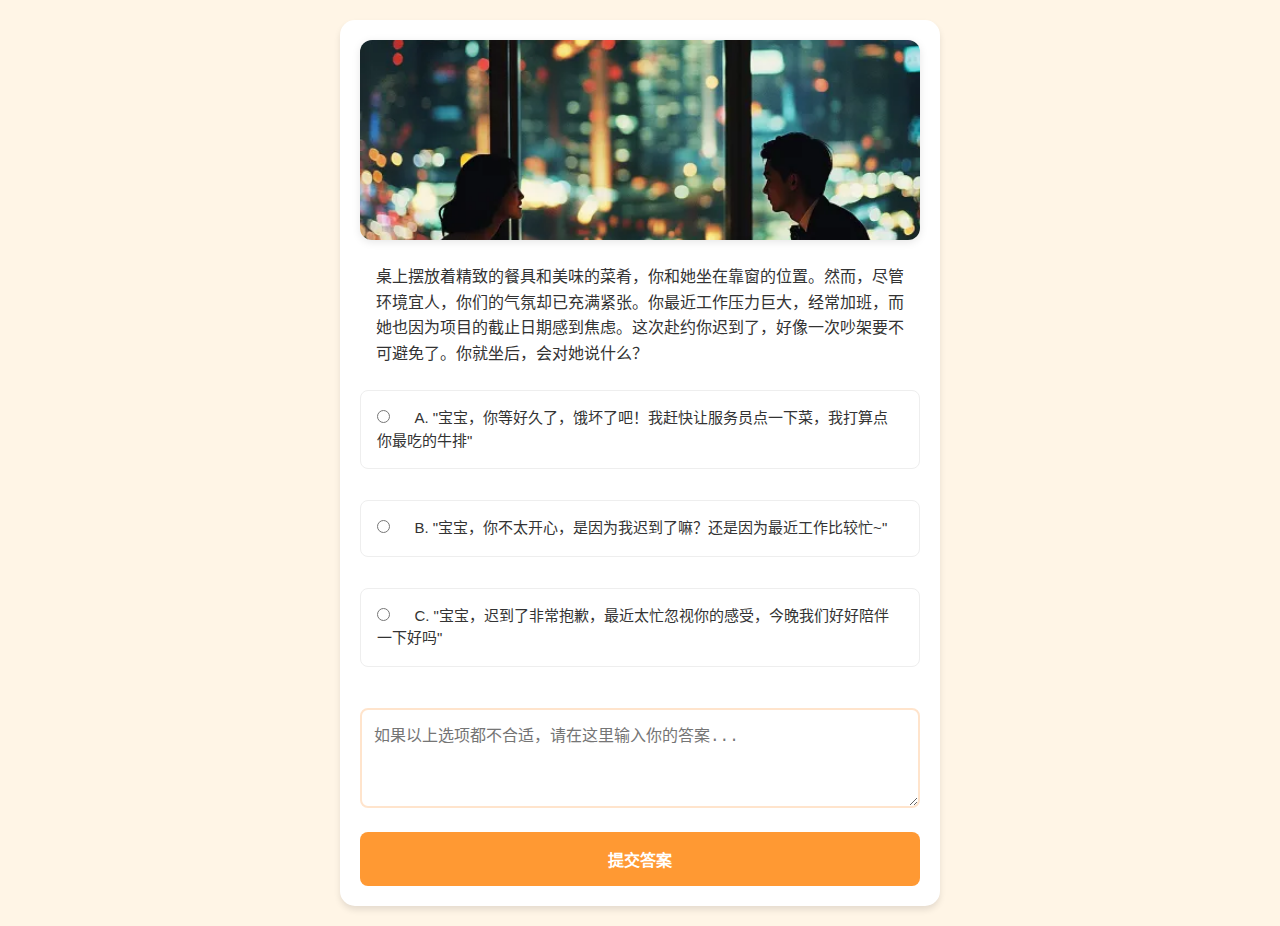
<file: index.html>
<!DOCTYPE html>
<html lang="zh-CN">
<head>
    <meta charset="UTF-8">
    <meta name="viewport" content="width=device-width, initial-scale=1.0">
    <title>温暖的小游戏</title>
    <link rel="stylesheet" href="style.css">
</head>
<body>
    <div class="container">
        <div class="game-card">
            <img src="images/romantic-dinner.jpg" alt="浪漫晚餐场景" class="game-image">

            <div class="question-text">
                桌上摆放着精致的餐具和美味的菜肴，你和她坐在靠窗的位置。然而，尽管环境宜人，你们的气氛却已充满紧张。你最近工作压力巨大，经常加班，而她也因为项目的截止日期感到焦虑。这次赴约你迟到了，好像一次吵架要不可避免了。你就坐后，会对她说什么？
            </div>

            <div class="options">
                <label class="option">
                    <input type="radio" name="answer" value="1">
                    <span class="option-text">A. "宝宝，你等好久了，饿坏了吧！我赶快让服务员点一下菜，我打算点你最吃的牛排"</span>
                </label>

                <label class="option">
                    <input type="radio" name="answer" value="2">
                    <span class="option-text">B. "宝宝，你不太开心，是因为我迟到了嘛？还是因为最近工作比较忙~"</span>
                </label>

                <label class="option">
                    <input type="radio" name="answer" value="3">
                    <span class="option-text">C. "宝宝，迟到了非常抱歉，最近太忙忽视你的感受，今晚我们好好陪伴一下好吗"</span>
                </label>
            </div>

            <div class="custom-answer">
                <textarea placeholder="如果以上选项都不合适，请在这里输入你的答案..." rows="3"></textarea>
            </div>

            <button class="submit-btn" id="submitBtn">提交答案</button>
        </div>
    </div>

    <script>
    document.getElementById('submitBtn').addEventListener('click', function(e) {
        const selectedOption = document.querySelector('input[name="answer"]:checked');
        const customAnswer = document.querySelector('textarea').value.trim();

        if (!selectedOption && !customAnswer) {
            e.preventDefault();
            alert('请选择一个选项或输入自定义答案');
            return false;
        }

        window.location.href = 'scene2.html';
    });
    </script>
</body>
</html>
</file>
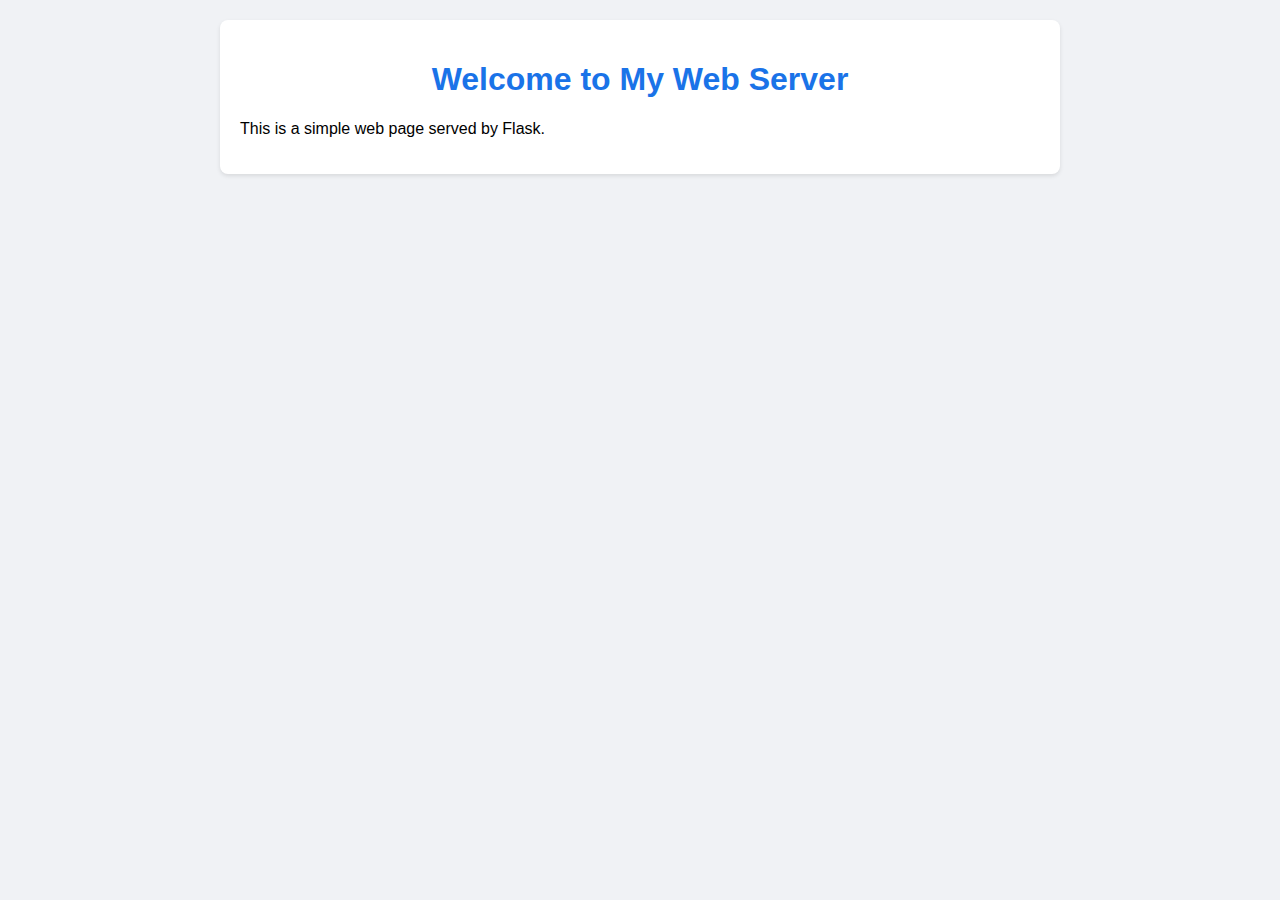
<file: templates/index.html>
<!DOCTYPE html>
<html lang="en">
<head>
    <meta charset="UTF-8">
    <meta name="viewport" content="width=device-width, initial-scale=1.0">
    <title>Welcome</title>
    <style>
        body {
            font-family: Arial, sans-serif;
            margin: 0;
            padding: 20px;
            background-color: #f0f2f5;
        }
        .container {
            max-width: 800px;
            margin: 0 auto;
            background-color: white;
            padding: 20px;
            border-radius: 8px;
            box-shadow: 0 2px 4px rgba(0, 0, 0, 0.1);
        }
        h1 {
            color: #1a73e8;
            text-align: center;
        }
    </style>
</head>
<body>
    <div class="container">
        <h1>Welcome to My Web Server</h1>
        <p>This is a simple web page served by Flask.</p>
    </div>
</body>
</html>
</file>
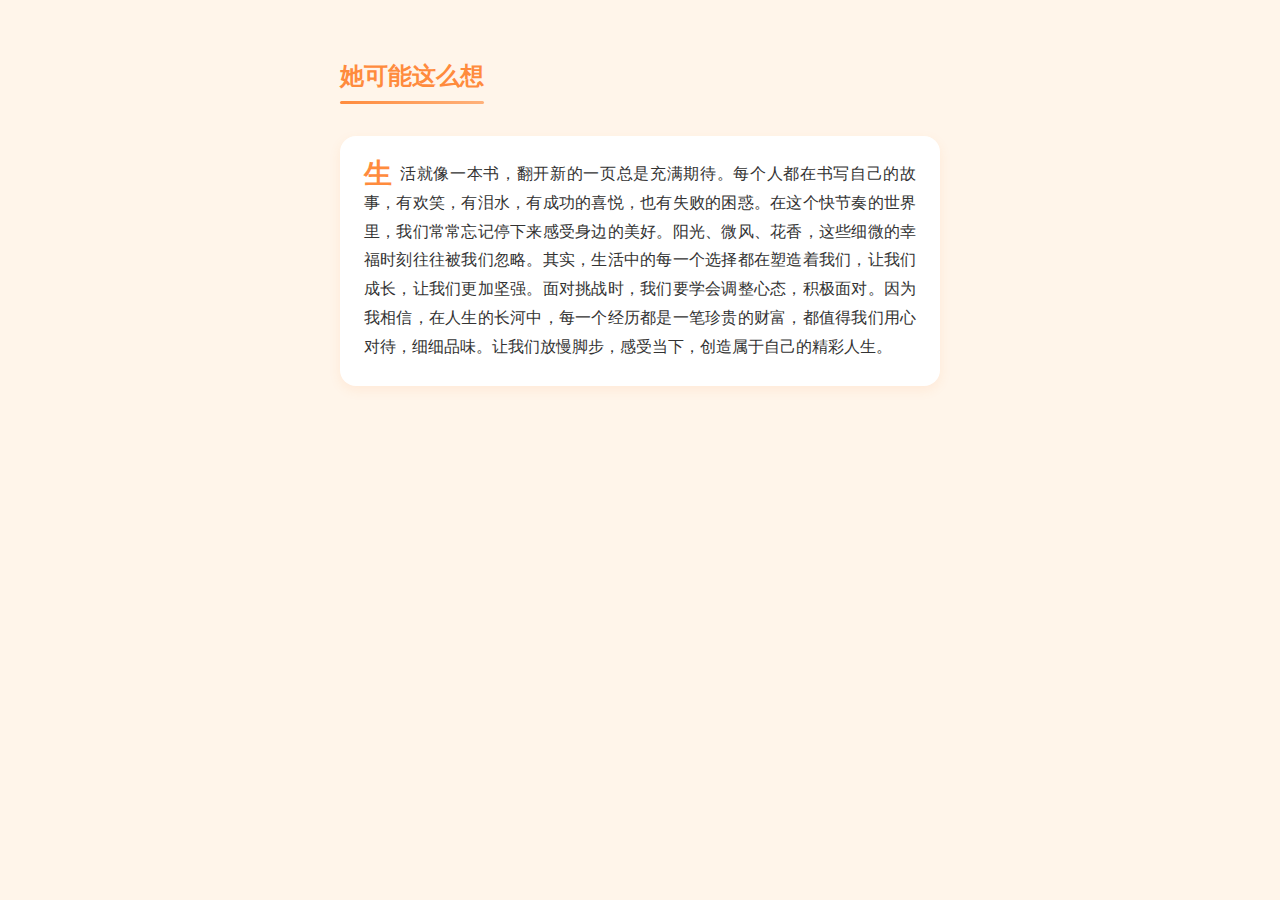
<file: highlight-text-page.html>
<!DOCTYPE html>
<html lang="zh">
<head>
    <meta charset="UTF-8">
    <meta name="viewport" content="width=device-width, initial-scale=1.0">
    <style>
        body {
            margin: 0;
            padding: 20px;
            font-family: -apple-system, BlinkMacSystemFont, "Segoe UI", Roboto, sans-serif;
            background-color: #FFF5EA;
            color: #4A4A4A;
        }

        .container {
            max-width: 600px;
            margin: 0 auto;
            padding: 24px;
        }

        .highlight-title {
            position: relative;
            display: inline-block;
            font-size: 24px;
            font-weight: 600;
            color: #FF8B3D;
            margin-bottom: 32px;
            padding-bottom: 12px;
        }

        .highlight-title::after {
            content: '';
            position: absolute;
            bottom: 0;
            left: 0;
            width: 100%;
            height: 3px;
            background: linear-gradient(90deg, #FF8B3D 0%, #FFB17A 100%);
            border-radius: 2px;
        }

        .content-box {
            background-color: #FFF;
            border-radius: 16px;
            padding: 24px;
            box-shadow: 0 4px 12px rgba(255, 139, 61, 0.1);
        }

        .text-content {
            font-size: 16px;
            line-height: 1.8;
            color: #333;
            margin: 0;
            text-align: justify;
        }

        .text-content::first-letter {
            font-size: 28px;
            font-weight: 600;
            color: #FF8B3D;
            float: left;
            padding-right: 8px;
            line-height: 1;
        }

        @media (max-width: 480px) {
            .highlight-title {
                font-size: 20px;
            }

            .content-box {
                padding: 20px;
            }

            .text-content {
                font-size: 15px;
                line-height: 1.7;
            }
        }
    </style>
</head>
<body>
    <div class="container">
        <h1 class="highlight-title">她可能这么想</h1>
        
        <div class="content-box">
            <p class="text-content">
                生活就像一本书，翻开新的一页总是充满期待。每个人都在书写自己的故事，有欢笑，有泪水，有成功的喜悦，也有失败的困惑。在这个快节奏的世界里，我们常常忘记停下来感受身边的美好。阳光、微风、花香，这些细微的幸福时刻往往被我们忽略。其实，生活中的每一个选择都在塑造着我们，让我们成长，让我们更加坚强。面对挑战时，我们要学会调整心态，积极面对。因为我相信，在人生的长河中，每一个经历都是一笔珍贵的财富，都值得我们用心对待，细细品味。让我们放慢脚步，感受当下，创造属于自己的精彩人生。
            </p>
        </div>
    </div>
</body>
</html>
</file>
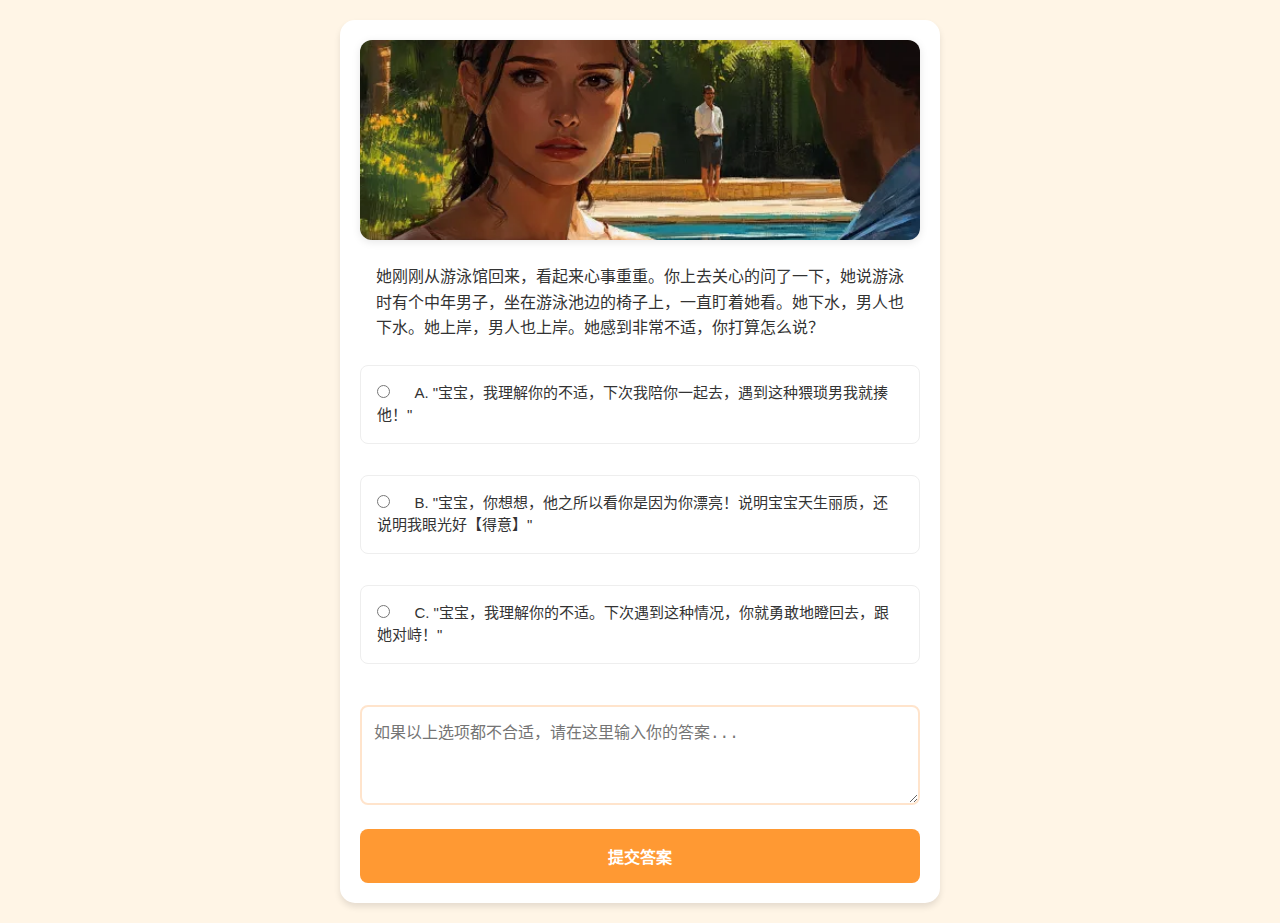
<file: scene2.html>
<!DOCTYPE html>
<html lang="zh-CN">
<head>
    <meta charset="UTF-8">
    <meta name="viewport" content="width=device-width, initial-scale=1.0">
    <title>温暖的小游戏 - 场景2</title>
    <link rel="stylesheet" href="style.css">
</head>
<body>
    <div class="container">
        <div class="game-card">
            <img src="images/swimming-pool.jpg" alt="游泳池场景" class="game-image">

            <div class="question-text">
                她刚刚从游泳馆回来，看起来心事重重。你上去关心的问了一下，她说游泳时有个中年男子，坐在游泳池边的椅子上，一直盯着她看。她下水，男人也下水。她上岸，男人也上岸。她感到非常不适，你打算怎么说？
            </div>

            <div class="options">
                <label class="option">
                    <input type="radio" name="answer" value="1">
                    <span class="option-text">A. "宝宝，我理解你的不适，下次我陪你一起去，遇到这种猥琐男我就揍他！"</span>
                </label>

                <label class="option">
                    <input type="radio" name="answer" value="2">
                    <span class="option-text">B. "宝宝，你想想，他之所以看你是因为你漂亮！说明宝宝天生丽质，还说明我眼光好【得意】"</span>
                </label>

                <label class="option">
                    <input type="radio" name="answer" value="3">
                    <span class="option-text">C. "宝宝，我理解你的不适。下次遇到这种情况，你就勇敢地瞪回去，跟她对峙！"</span>
                </label>
            </div>

            <div class="custom-answer">
                <textarea placeholder="如果以上选项都不合适，请在这里输入你的答案..." rows="3"></textarea>
            </div>

            <button class="submit-btn" id="submitBtn">提交答案</button>
        </div>
    </div>

    <script>
    document.getElementById('submitBtn').addEventListener('click', function(e) {
        const selectedOption = document.querySelector('input[name="answer"]:checked');
        const customAnswer = document.querySelector('textarea').value.trim();

        if (!selectedOption && !customAnswer) {
            e.preventDefault();
            alert('请选择一个选项或输入自定义答案');
            return false;
        }

        window.location.href = 'scene3.html';
    });
    </script>
</body>
</html>
</file>
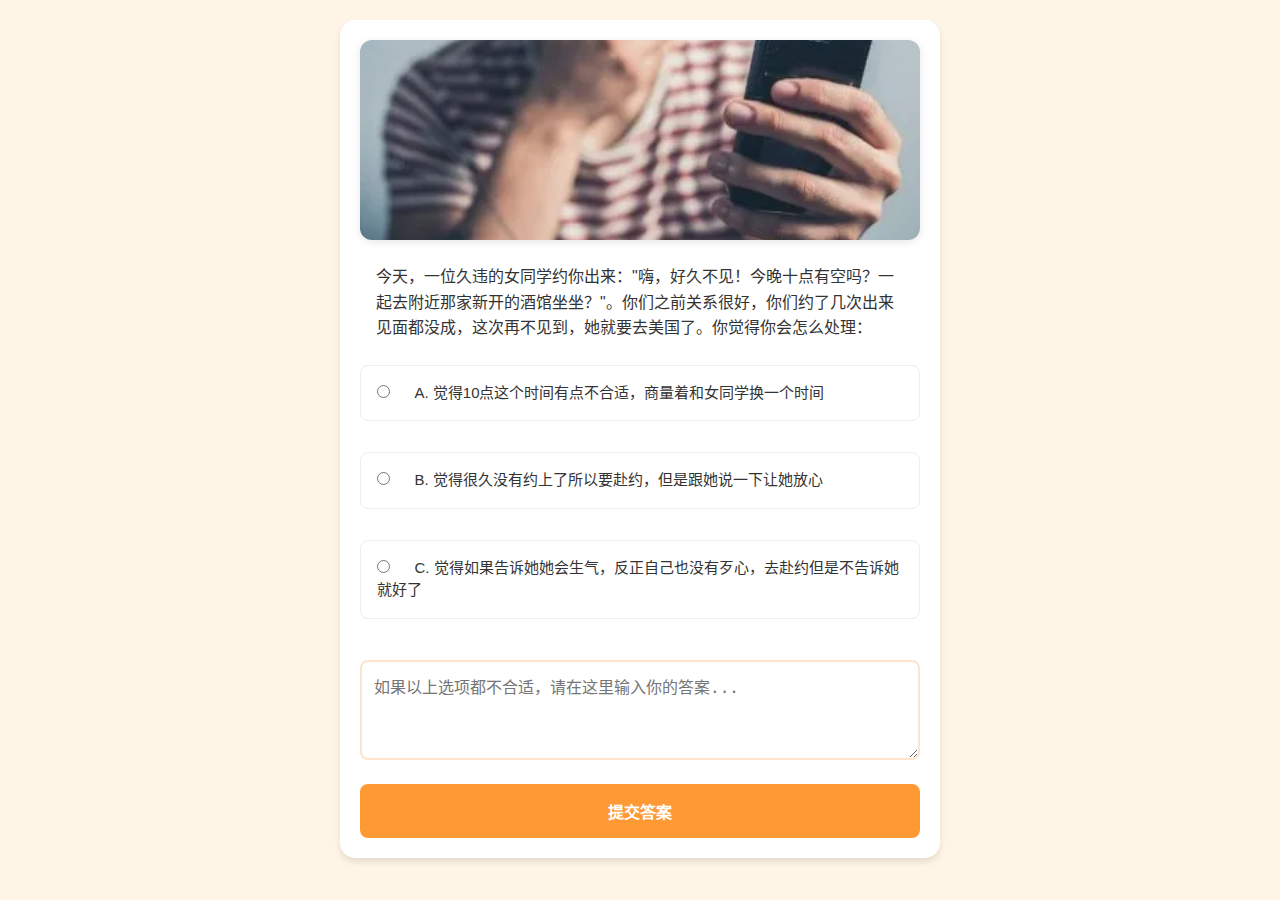
<file: scene3.html>
<!DOCTYPE html>
<html lang="zh-CN">
<head>
    <meta charset="UTF-8">
    <meta name="viewport" content="width=device-width, initial-scale=1.0">
    <title>温暖的小游戏 - 场景3</title>
    <link rel="stylesheet" href="style.css">
</head>
<body>
    <div class="container">
        <div class="game-card">
            <img src="images/dating.jpg" alt="约会场景" class="game-image">

            <div class="question-text">
                今天，一位久违的女同学约你出来："嗨，好久不见！今晚十点有空吗？一起去附近那家新开的酒馆坐坐？"。你们之前关系很好，你们约了几次出来见面都没成，这次再不见到，她就要去美国了。你觉得你会怎么处理：
            </div>

            <div class="options">
                <label class="option">
                    <input type="radio" name="answer" value="1">
                    <span class="option-text">A. 觉得10点这个时间有点不合适，商量着和女同学换一个时间</span>
                </label>

                <label class="option">
                    <input type="radio" name="answer" value="2">
                    <span class="option-text">B. 觉得很久没有约上了所以要赴约，但是跟她说一下让她放心</span>
                </label>

                <label class="option">
                    <input type="radio" name="answer" value="3">
                    <span class="option-text">C. 觉得如果告诉她她会生气，反正自己也没有歹心，去赴约但是不告诉她就好了</span>
                </label>
            </div>

            <div class="custom-answer">
                <textarea placeholder="如果以上选项都不合适，请在这里输入你的答案..." rows="3"></textarea>
            </div>

            <button class="submit-btn" id="submitBtn">提交答案</button>
        </div>
    </div>

    <script>
    document.getElementById('submitBtn').addEventListener('click', function(e) {
        // 获取选中的单选按钮和自定义答案
        const selectedOption = document.querySelector('input[name="answer"]:checked');
        const customAnswer = document.querySelector('textarea').value.trim();

        // 如果没有选择选项且没有填写自定义答案
        if (!selectedOption && !customAnswer) {
            e.preventDefault(); // 阻止默认行为
            alert('请选择一个选项或输入自定义答案');
            return false;
        }

        // 如果验证通过，继续执行跳转
        window.location.href = 'scene4.html';
    });
    </script>
</body>
</html>
</file>
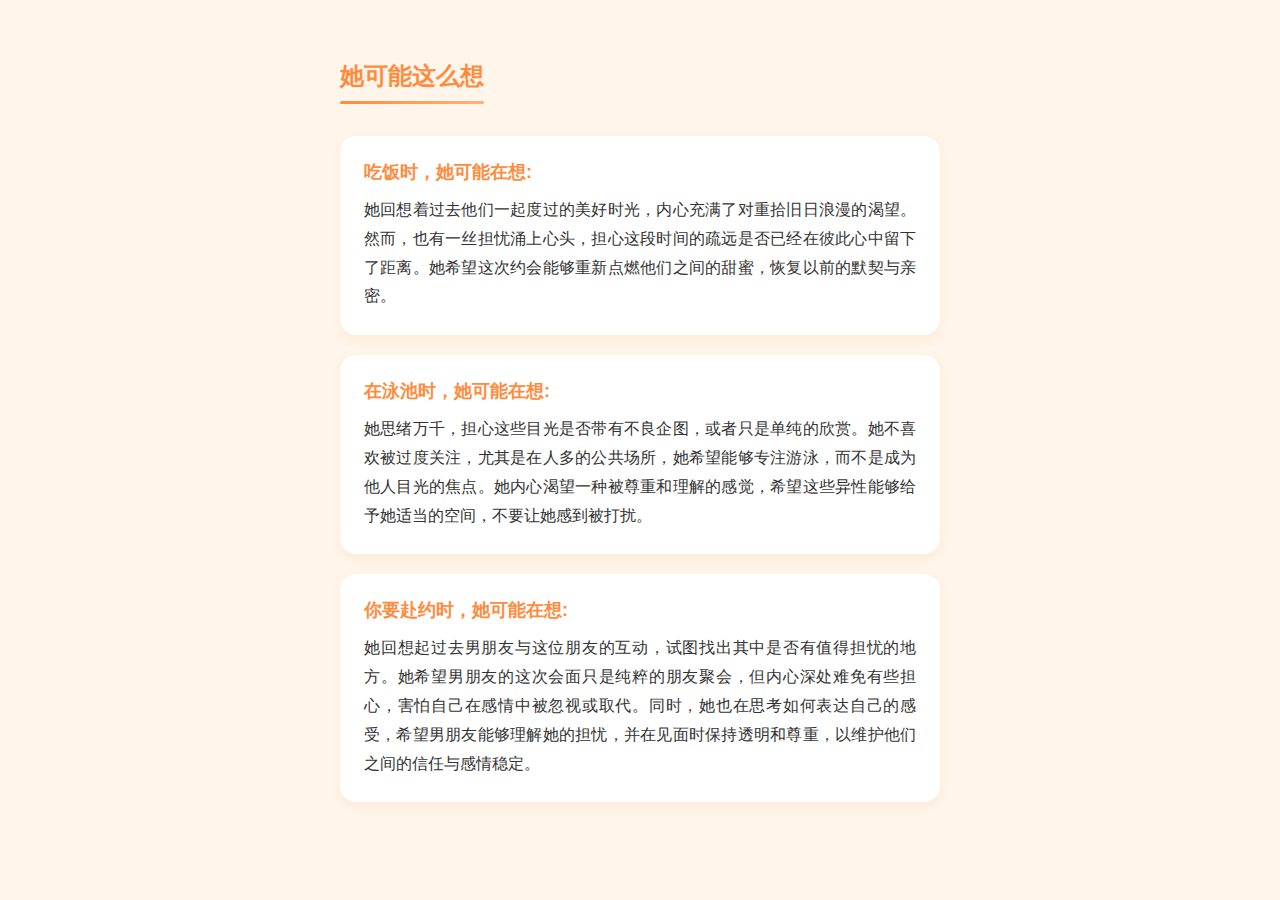
<file: scene4.html>
<!DOCTYPE html>
<html lang="zh">
<head>
    <meta charset="UTF-8">
    <meta name="viewport" content="width=device-width, initial-scale=1.0">
    <style>
        body {
            margin: 0;
            padding: 20px;
            font-family: -apple-system, BlinkMacSystemFont, "Segoe UI", Roboto, sans-serif;
            background-color: #FFF5EA;
            color: #4A4A4A;
        }

        .container {
            max-width: 600px;
            margin: 0 auto;
            padding: 24px;
        }

        .highlight-title {
            position: relative;
            display: inline-block;
            font-size: 24px;
            font-weight: 600;
            color: #FF8B3D;
            margin-bottom: 32px;
            padding-bottom: 12px;
        }

        .highlight-title::after {
            content: '';
            position: absolute;
            bottom: 0;
            left: 0;
            width: 100%;
            height: 3px;
            background: linear-gradient(90deg, #FF8B3D 0%, #FFB17A 100%);
            border-radius: 2px;
        }

        .content-box {
            background-color: #FFF;
            border-radius: 16px;
            padding: 24px;
            box-shadow: 0 4px 12px rgba(255, 139, 61, 0.1);
            margin-bottom: 20px;
        }

        .text-content {
            font-size: 16px;
            line-height: 1.8;
            color: #333;
            margin: 0;
            text-align: justify;
        }

        .scene-title {
            font-size: 18px;
            font-weight: 600;
            color: #FF8B3D;
            margin-bottom: 12px;
        }

        @media (max-width: 480px) {
            .highlight-title {
                font-size: 20px;
            }

            .content-box {
                padding: 20px;
            }

            .text-content {
                font-size: 15px;
                line-height: 1.7;
            }
        }
    </style>
</head>
<body>
    <div class="container">
        <h1 class="highlight-title">她可能这么想</h1>

        <div class="content-box">
            <div class="scene-title">吃饭时，她可能在想:</div>
            <p class="text-content">
                她回想着过去他们一起度过的美好时光，内心充满了对重拾旧日浪漫的渴望。然而，也有一丝担忧涌上心头，担心这段时间的疏远是否已经在彼此心中留下了距离。她希望这次约会能够重新点燃他们之间的甜蜜，恢复以前的默契与亲密。
            </p>
        </div>

        <div class="content-box">
            <div class="scene-title">在泳池时，她可能在想:</div>
            <p class="text-content">
                她思绪万千，担心这些目光是否带有不良企图，或者只是单纯的欣赏。她不喜欢被过度关注，尤其是在人多的公共场所，她希望能够专注游泳，而不是成为他人目光的焦点。她内心渴望一种被尊重和理解的感觉，希望这些异性能够给予她适当的空间，不要让她感到被打扰。
            </p>
        </div>

        <div class="content-box">
            <div class="scene-title">你要赴约时，她可能在想:</div>
            <p class="text-content">
                她回想起过去男朋友与这位朋友的互动，试图找出其中是否有值得担忧的地方。她希望男朋友的这次会面只是纯粹的朋友聚会，但内心深处难免有些担心，害怕自己在感情中被忽视或取代。同时，她也在思考如何表达自己的感受，希望男朋友能够理解她的担忧，并在见面时保持透明和尊重，以维护他们之间的信任与感情稳定。
            </p>
        </div>
    </div>
</body>
</html>
</file>
<file: style.css>
* {
    margin: 0;
    padding: 0;
    box-sizing: border-box;
}

body {
    font-family: -apple-system, BlinkMacSystemFont, "Segoe UI", Roboto, "Helvetica Neue", Arial, sans-serif;
    background-color: #FFF5E6;
    min-height: 100vh;
    padding: 20px;
}

.container {
    max-width: 600px;
    margin: 0 auto;
}

.game-card {
    background-color: #FFFFFF;
    border-radius: 15px;
    padding: 20px;
    box-shadow: 0 4px 6px rgba(0, 0, 0, 0.1);
}

.game-image {
    width: 100%;
    height: 200px;
    object-fit: cover;
    border-radius: 12px;
    margin-bottom: 20px;
    box-shadow: 0 2px 8px rgba(0, 0, 0, 0.1);
}

.question-text {
    font-size: 16px;
    line-height: 1.6;
    color: #333;
    margin-bottom: 24px;
    padding: 0 16px;
}

.options {
    display: flex;
    flex-direction: column;
    gap: 15px;
    margin-bottom: 25px;
}

.option {
    display: block;
    margin-bottom: 16px;
    padding: 16px;
    background-color: #fff;
    border: 1px solid #eee;
    border-radius: 8px;
    cursor: pointer;
    transition: all 0.3s ease;
}

.option:hover {
    background-color: #f8f8f8;
    transform: translateY(-2px);
}

.option input[type="radio"] {
    margin-right: 12px;
}

.option-text {
    font-size: 15px;
    line-height: 1.5;
    color: #333;
    margin-left: 8px;
}

.custom-answer {
    margin-bottom: 20px;
}

textarea {
    width: 100%;
    padding: 12px;
    border: 2px solid #FFE4CC;
    border-radius: 8px;
    font-size: 16px;
    resize: vertical;
    min-height: 100px;
    color: #4A4A4A;
}

textarea:focus {
    outline: none;
    border-color: #FFB366;
}

.submit-btn {
    width: 100%;
    padding: 15px;
    background-color: #FF9933;
    color: white;
    border: none;
    border-radius: 8px;
    font-size: 16px;
    font-weight: bold;
    cursor: pointer;
    transition: background-color 0.3s ease;
}

.submit-btn:hover {
    background-color: #FF8000;
}

/* 移动端适配 */
@media (max-width: 480px) {
    body {
        padding: 15px;
    }

    .game-card {
        padding: 15px;
    }

    .question-text {
        font-size: 16px;
    }

    .option-text {
        font-size: 14px;
    }

    .game-image {
        height: 150px;
    }
}
</file>
